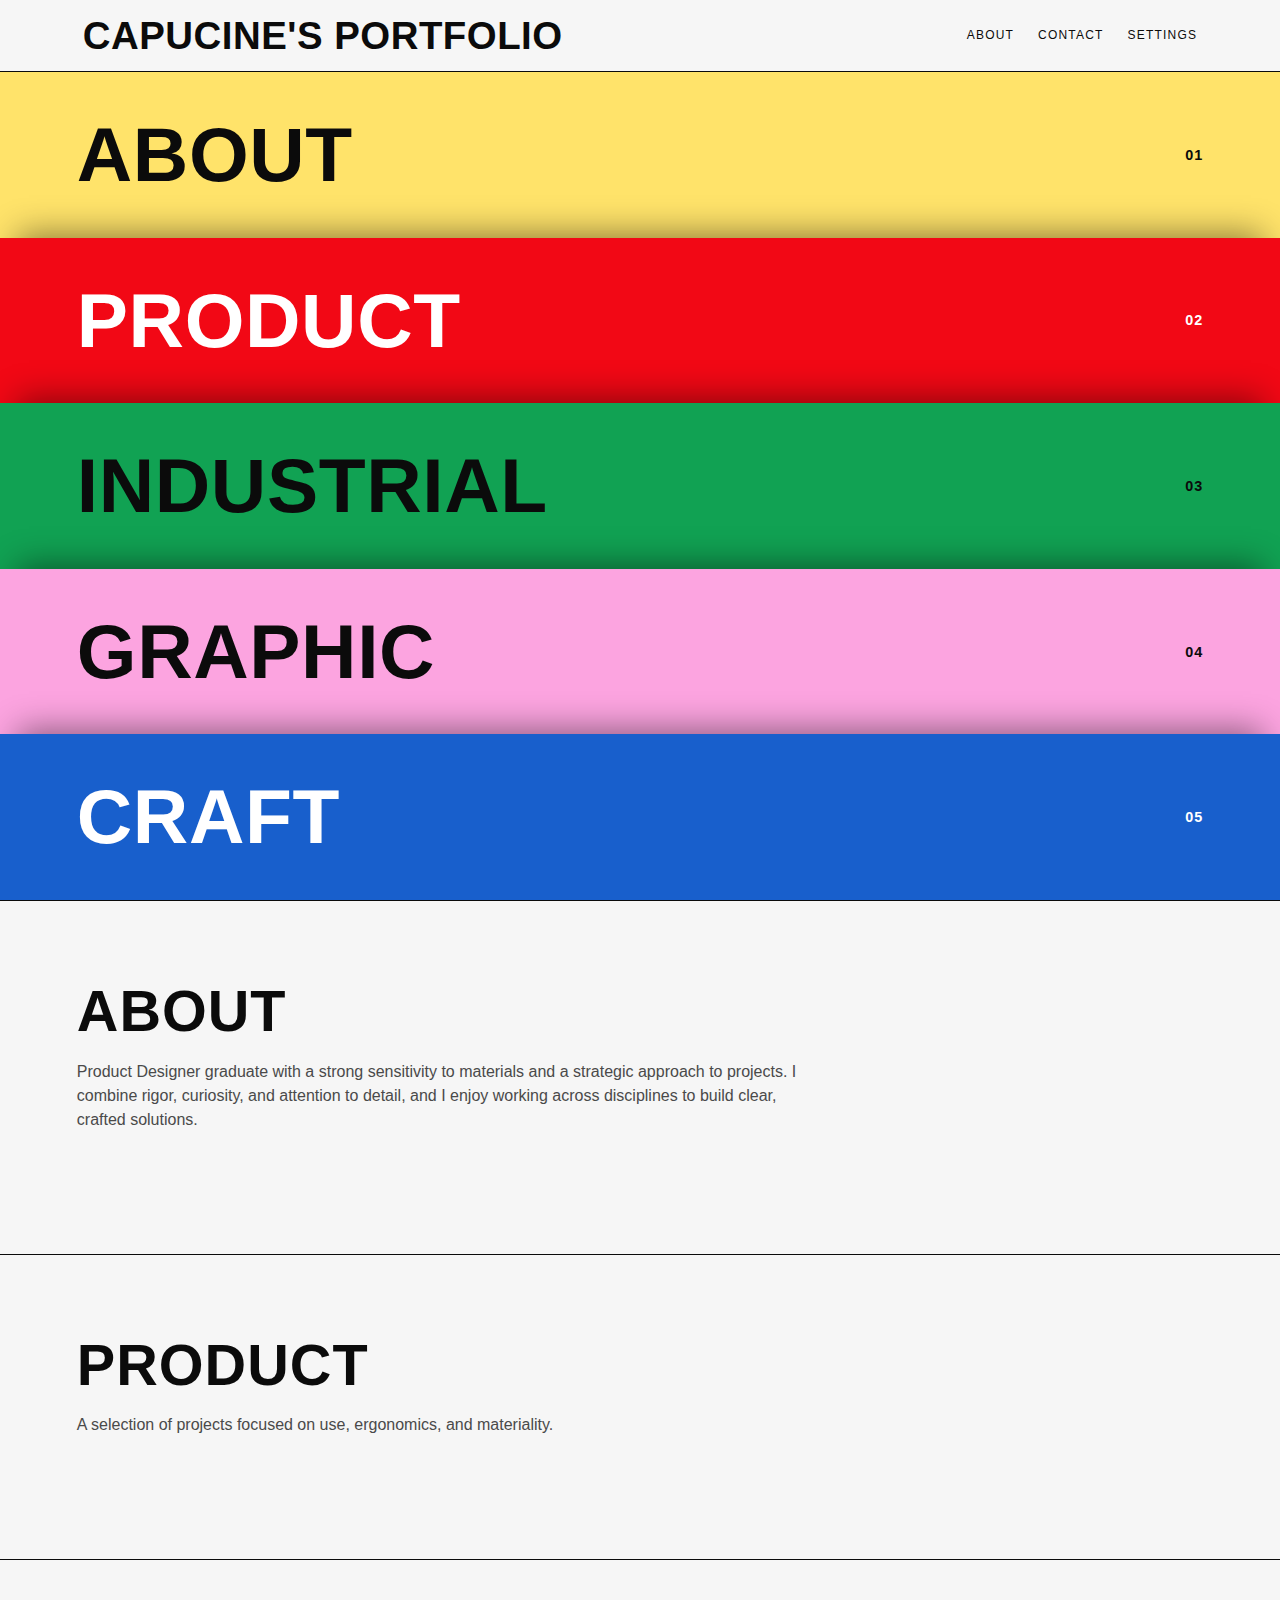
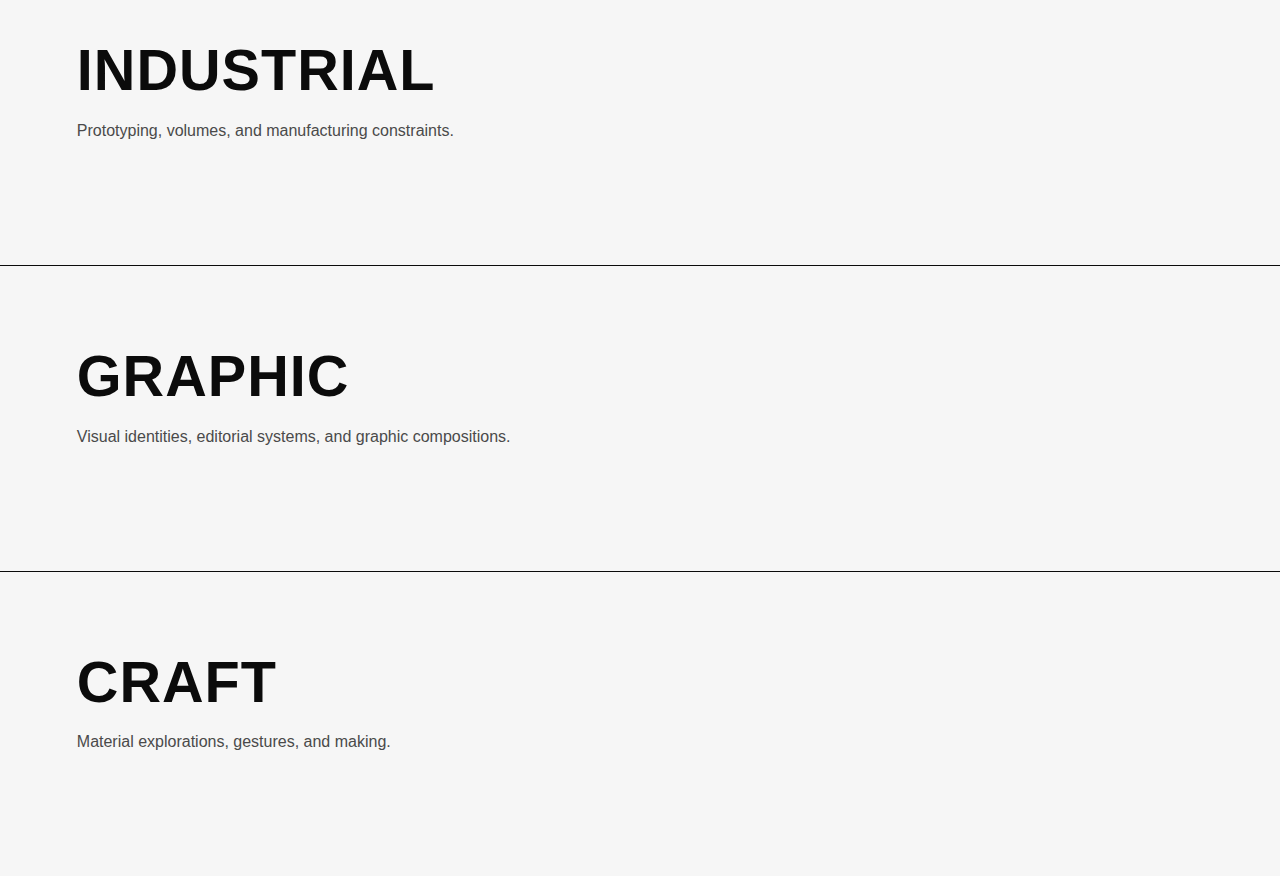
<file: index.html>
<!DOCTYPE html>
<html lang="fr">
<head>
    <meta charset="UTF-8">
    <meta name="viewport" content="width=device-width, initial-scale=1.0">
    <title>Capucine's Portfolio</title>
    <link rel="stylesheet" href="styles.css">
</head>
<body>
    <header class="site-header">
        <div class="nav-strip">
            <div class="nav-left">
                <a class="nav-title" href="#home">capucine's portfolio</a>
            </div>
            <div class="nav-right">
                <a href="#about">About</a>
                <a href="mailto:capucine.designer@gmail.com">Contact</a>
                <a class="admin-trigger" href="/admin/">Settings</a>
            </div>
        </div>
    </header>

    <main>
        <section class="category-list" id="home" aria-label="Categories">
            <a class="category-row cat-about" href="#about">
                <span class="category-title">About</span>
                <span class="category-num">01</span>
            </a>
            <a class="category-row cat-product" href="#product">
                <span class="category-title">Product</span>
                <span class="category-num">02</span>
            </a>
            <a class="category-row cat-industrial" href="#industrial">
                <span class="category-title">Industrial</span>
                <span class="category-num">03</span>
            </a>
            <a class="category-row cat-graphic" href="#graphic">
                <span class="category-title">Graphic</span>
                <span class="category-num">04</span>
            </a>
            <a class="category-row cat-craft" href="#craft">
                <span class="category-title">Craft</span>
                <span class="category-num">05</span>
            </a>
        </section>

        <section class="category-section" id="about">
            <div class="section-head">
                <h2>ABOUT</h2>
                <p data-section-desc="about">Product Designer graduate with a strong sensitivity to materials and a strategic approach to projects. I combine rigor, curiosity, and attention to detail, and I enjoy working across disciplines to build clear, crafted solutions.</p>
            </div>
            <div class="page-categories" data-page="about"></div>
        </section>

        <section class="category-section" id="product">
            <div class="section-head">
                <h2>PRODUCT</h2>
                <p data-section-desc="product">A selection of projects focused on use, ergonomics, and materiality.</p>
            </div>
            <div class="page-categories" data-page="product"></div>
        </section>

        <section class="category-section" id="industrial">
            <div class="section-head">
                <h2>INDUSTRIAL</h2>
                <p data-section-desc="industrial">Prototyping, volumes, and manufacturing constraints.</p>
            </div>
            <div class="page-categories" data-page="industrial"></div>
        </section>

        <section class="category-section" id="graphic">
            <div class="section-head">
                <h2>GRAPHIC</h2>
                <p data-section-desc="graphic">Visual identities, editorial systems, and graphic compositions.</p>
            </div>
            <div class="page-categories" data-page="graphic"></div>
        </section>

        <section class="category-section" id="craft">
            <div class="section-head">
                <h2>CRAFT</h2>
                <p data-section-desc="craft">Material explorations, gestures, and making.</p>
            </div>
            <div class="page-categories" data-page="craft"></div>
        </section>
    </main>

    <script src="app.js" onload="document.body.setAttribute('data-js','loaded')"></script>
</body>
</html>
</file>
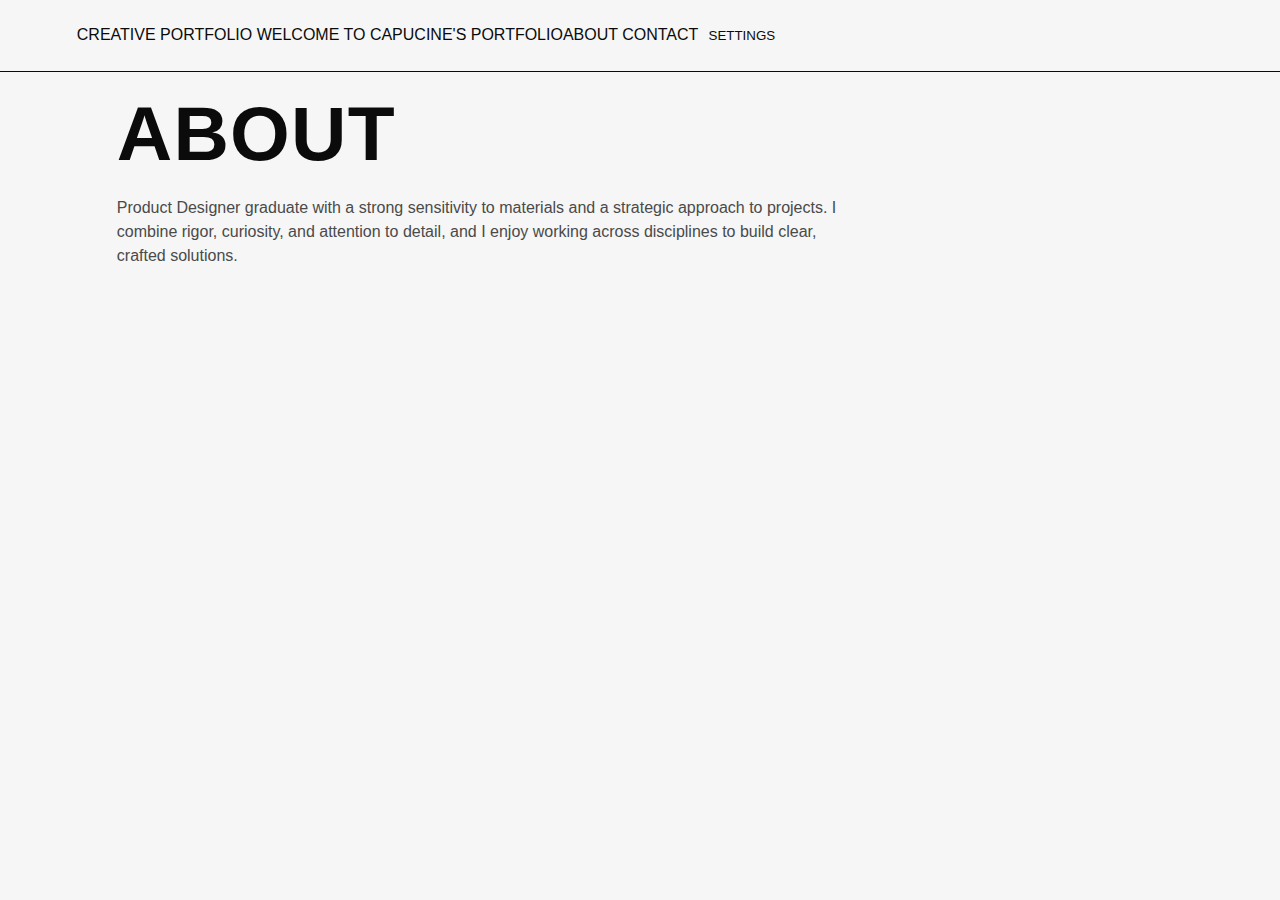
<file: about.html>
<!DOCTYPE html>
<html lang="fr">
<head>
    <meta charset="UTF-8">
    <meta name="viewport" content="width=device-width, initial-scale=1.0">
    <title>About · Capucine's Portfolio</title>
    <link rel="stylesheet" href="styles.css">
</head>
<body>
    <header class="site-header">
        <div class="brand">
            <span class="brand-label">CREATIVE PORTFOLIO</span>
            <span class="brand-title">WELCOME TO CAPUCINE'S PORTFOLIO</span>
        </div>
        <nav class="site-nav">
            <a href="about.html">ABOUT</a>
            <a href="mailto:hello@capucine.com">CONTACT</a>
            <button class="admin-trigger" onclick="openAdmin()">SETTINGS</button>
        </nav>
    </header>

    <a class="back-arrow" href="index.html" aria-label="Back to home">←</a>

    <main class="page">
        <section class="page-hero">
            <h1>ABOUT</h1>
            <p>Product Designer graduate with a strong sensitivity to materials and a strategic approach to projects. I combine rigor, curiosity, and attention to detail, and I enjoy working across disciplines to build clear, crafted solutions.</p>
        </section>
    </main>

    <div id="adminPanel">
        <h3 class="admin-title">SETTINGS</h3>
        <p class="admin-caption">Enter credentials to manage projects.</p>
        <input type="password" id="adminPass" placeholder="Password">
        <button class="admin-btn" onclick="checkAdmin()">UNLOCK</button>

        <div id="adminTools" class="admin-tools">
            <p class="admin-section">Project Manager</p>
            <label class="admin-label" for="adminPage">Page</label>
            <select id="adminPage">
                <option value="craft">Craft</option>
                <option value="product">Product</option>
                <option value="graphic">Graphic</option>
                <option value="industrial">Industrial</option>
            </select>

            <label class="admin-label" for="adminGroup">Category</label>
            <select id="adminGroup"></select>

            <label class="admin-label" for="adminTitle">Project Title</label>
            <input type="text" id="adminTitle" placeholder="Project Title">

            <label class="admin-label" for="adminPill">Descriptor (pill)</label>
            <input type="text" id="adminPill" placeholder="Textures · Natural pigments">

            <label class="admin-label" for="adminDesc">Description</label>
            <textarea id="adminDesc" placeholder="Short description"></textarea>

            <label class="admin-label" for="adminImageUrl">Image URLs (one per line)</label>
            <textarea id="adminImageUrl" placeholder="https://..."></textarea>

            <label class="admin-label" for="adminImageFile">Or upload images</label>
            <input type="file" id="adminImageFile" accept="image/*" multiple>

            <div class="admin-actions">
                <button class="standard" id="adminAddBtn">SAVE PROJECT</button>
                <button class="standard admin-cancel" id="adminCancelBtn" type="button">CANCEL EDIT</button>
            </div>

            <div class="admin-list" id="adminList"></div>
        </div>
        <button class="admin-close" onclick="closeAdmin()">CLOSE</button>
    </div>

    <script src="app.js" onload="document.body.setAttribute('data-js','loaded')"></script>
</body>
</html>
</file>
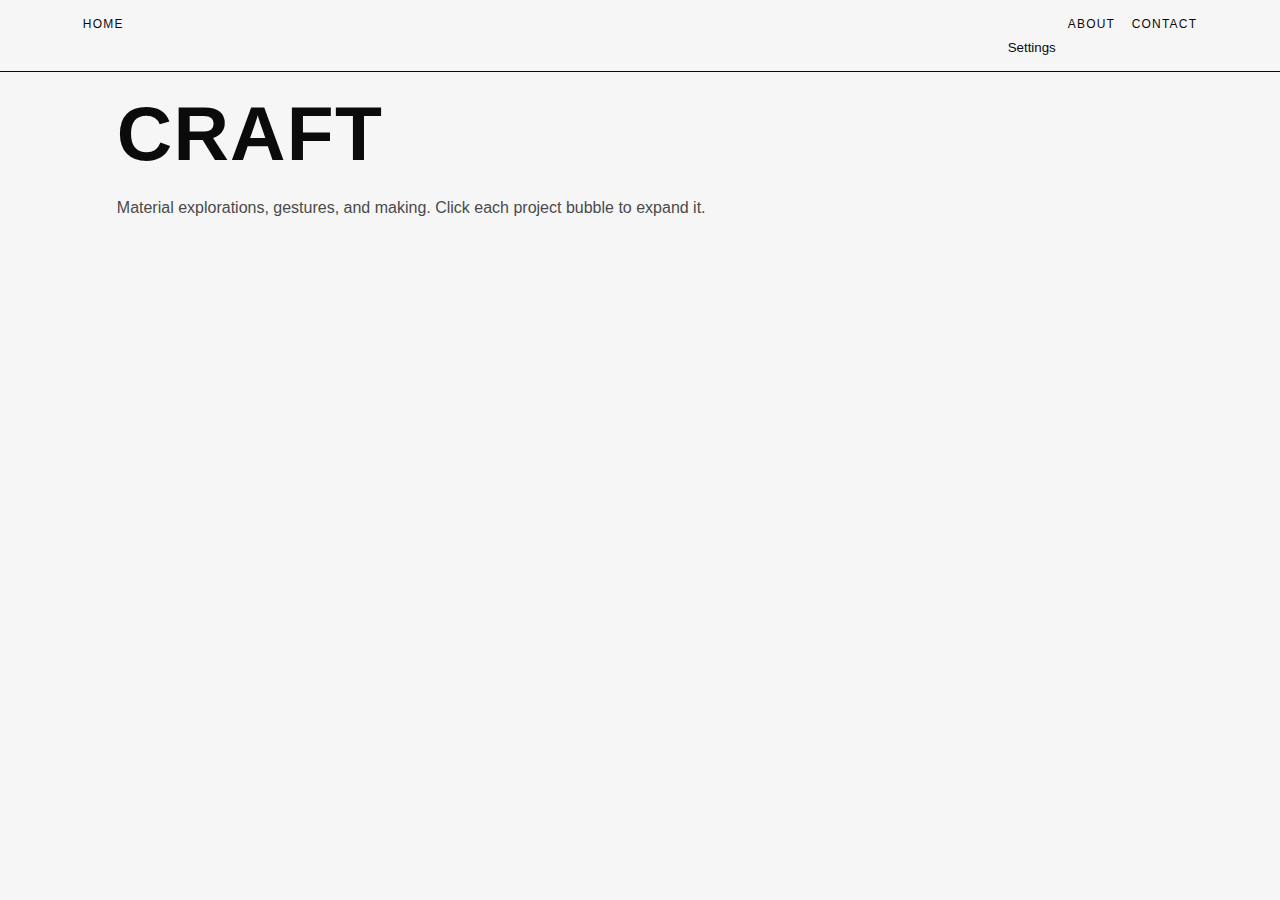
<file: craft.html>
<!DOCTYPE html>
<html lang="fr">
<head>
    <meta charset="UTF-8">
    <meta name="viewport" content="width=device-width, initial-scale=1.0">
    <title>Craft · Capucine's Portfolio</title>
    <link rel="stylesheet" href="styles.css">
</head>
<body>
    <header class="site-header">
        <div class="nav-strip">
            <div class="nav-left">
                <a class="nav-home" href="index.html">Home</a>
            </div>
            <div class="nav-center">
                <a href="about.html">About</a>
                <a href="mailto:hello@capucine.com">Contact</a>
            </div>
            <div class="nav-right">
                <button class="admin-trigger" onclick="openAdmin()">Settings</button>
            </div>
        </div>
    </header>

    <main class="page">
        <section class="page-hero">
            <h1>CRAFT</h1>
            <p>Material explorations, gestures, and making. Click each project bubble to expand it.</p>
        </section>

        <div id="pageCategories" data-page="craft"></div>
    </main>

    <div id="adminPanel">
        <h3 class="admin-title">SETTINGS</h3>
        <p class="admin-caption">Enter credentials to manage projects.</p>
        <input type="password" id="adminPass" placeholder="Password">
        <button class="admin-btn" onclick="checkAdmin()">UNLOCK</button>

        <div id="adminTools" class="admin-tools">
            <p class="admin-section">Project Manager</p>
            <label class="admin-label" for="adminPage">Page</label>
            <select id="adminPage">
                <option value="craft">Craft</option>
                <option value="product">Product</option>
                <option value="graphic">Graphic</option>
                <option value="industrial">Industrial</option>
            </select>

            <label class="admin-label" for="adminGroup">Category</label>
            <select id="adminGroup"></select>

            <label class="admin-label" for="adminTitle">Project Title</label>
            <input type="text" id="adminTitle" placeholder="Project Title">

            <label class="admin-label" for="adminYear">Year (optional)</label>
            <input type="text" id="adminYear" placeholder="2024">

            <label class="admin-label" for="adminTag">Tag (optional)</label>
            <input type="text" id="adminTag" placeholder="Material">

            <label class="admin-label" for="adminRole">Role (optional)</label>
            <input type="text" id="adminRole" placeholder="Designer">

            <label class="admin-label" for="adminKeywords">Keywords (comma separated)</label>
            <input type="text" id="adminKeywords" placeholder="Texture, Color, Form">

            <label class="admin-label" for="adminShort">Short Description</label>
            <textarea id="adminShort" placeholder="Short description"></textarea>

            <label class="admin-label" for="adminLong">Long Description</label>
            <textarea id="adminLong" placeholder="Long description"></textarea>

            <label class="admin-label" for="adminCoverUrl">Cover Image URL</label>
            <input type="text" id="adminCoverUrl" placeholder="https://...">

            <label class="admin-label" for="adminCoverFile">Cover Image Upload</label>
            <input type="file" id="adminCoverFile" accept="image/*">

            <label class="admin-label" for="adminGalleryUrls">Gallery Image URLs (one per line)</label>
            <textarea id="adminGalleryUrls" placeholder="https://..."></textarea>

            <label class="admin-label" for="adminGalleryFiles">Gallery Upload</label>
            <input type="file" id="adminGalleryFiles" accept="image/*" multiple>

            <label class="admin-label" for="adminLinks">Links (one per line, Label | URL)</label>
            <textarea id="adminLinks" placeholder="Behance | https://..."></textarea>

            <div class="admin-actions">
                <button class="standard" id="adminAddBtn">SAVE PROJECT</button>
                <button class="standard admin-cancel" id="adminCancelBtn" type="button">CANCEL EDIT</button>
            </div>

            <div class="admin-list" id="adminList"></div>
        </div>
        <button class="admin-close" onclick="closeAdmin()">CLOSE</button>
    </div>

    <script src="app.js" onload="document.body.setAttribute('data-js','loaded')"></script>
</body>
</html>
</file>
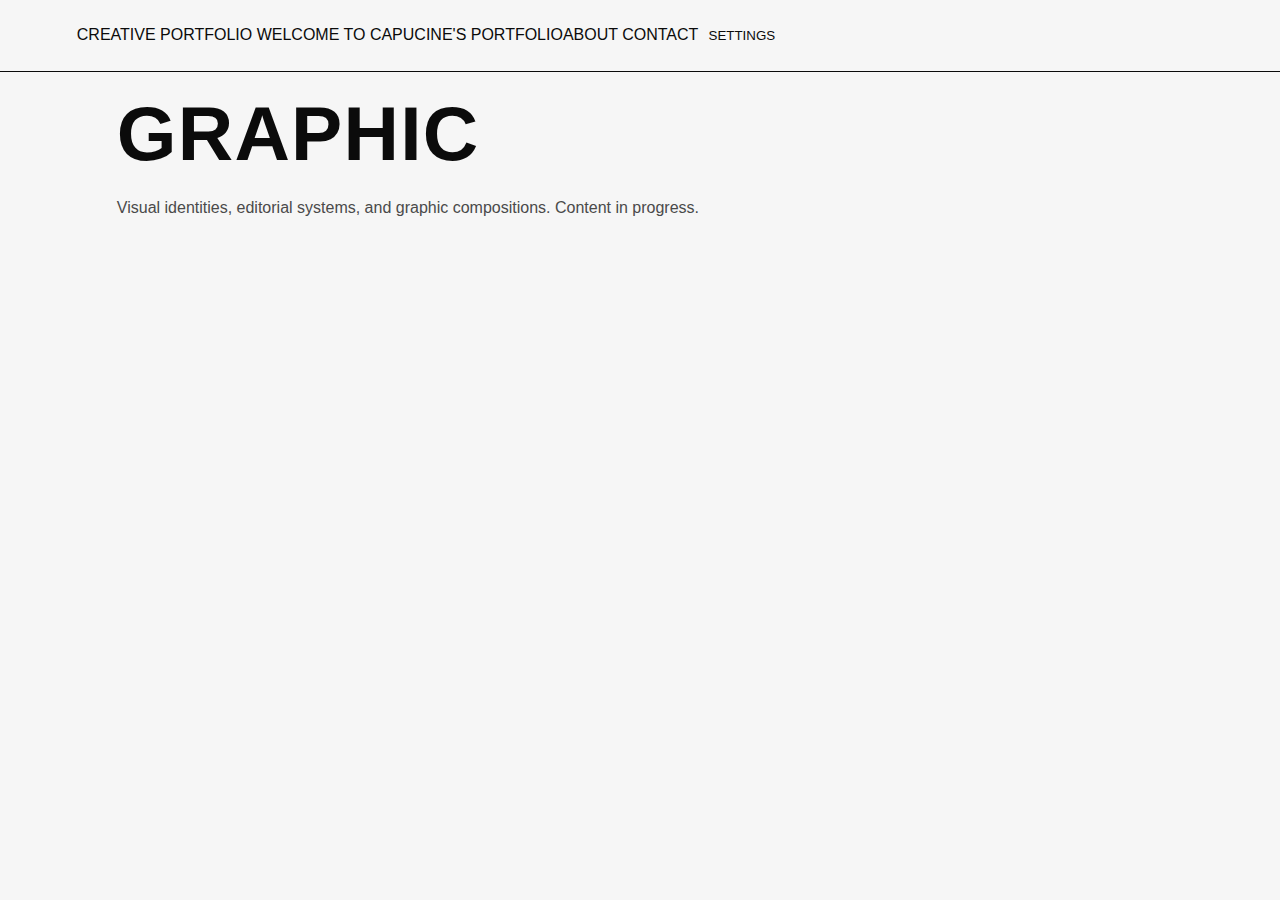
<file: graphic.html>
<!DOCTYPE html>
<html lang="fr">
<head>
    <meta charset="UTF-8">
    <meta name="viewport" content="width=device-width, initial-scale=1.0">
    <title>Graphic · Capucine's Portfolio</title>
    <link rel="stylesheet" href="styles.css">
</head>
<body>
    <header class="site-header">
        <div class="brand">
            <span class="brand-label">CREATIVE PORTFOLIO</span>
            <span class="brand-title">WELCOME TO CAPUCINE'S PORTFOLIO</span>
        </div>
        <nav class="site-nav">
            <a href="about.html">ABOUT</a>
            <a href="mailto:hello@capucine.com">CONTACT</a>
            <button class="admin-trigger" onclick="openAdmin()">SETTINGS</button>
        </nav>
    </header>

    <a class="back-arrow" href="index.html" aria-label="Back to home">←</a>

    <main class="page">
        <section class="page-hero">
            <h1>GRAPHIC</h1>
            <p>Visual identities, editorial systems, and graphic compositions. Content in progress.</p>
        </section>

        <div id="pageCategories" data-page="graphic"></div>
    </main>

    <div id="adminPanel">
        <h3 class="admin-title">SETTINGS</h3>
        <p class="admin-caption">Enter credentials to manage projects.</p>
        <input type="password" id="adminPass" placeholder="Password">
        <button class="admin-btn" onclick="checkAdmin()">UNLOCK</button>

        <div id="adminTools" class="admin-tools">
            <p class="admin-section">Project Manager</p>
            <label class="admin-label" for="adminPage">Page</label>
            <select id="adminPage">
                <option value="craft">Craft</option>
                <option value="product">Product</option>
                <option value="graphic">Graphic</option>
                <option value="industrial">Industrial</option>
            </select>

            <label class="admin-label" for="adminGroup">Category</label>
            <select id="adminGroup"></select>

            <label class="admin-label" for="adminTitle">Project Title</label>
            <input type="text" id="adminTitle" placeholder="Project Title">

            <label class="admin-label" for="adminPill">Descriptor (pill)</label>
            <input type="text" id="adminPill" placeholder="Textures · Natural pigments">

            <label class="admin-label" for="adminDesc">Description</label>
            <textarea id="adminDesc" placeholder="Short description"></textarea>

            <label class="admin-label" for="adminImageUrl">Image URLs (one per line)</label>
            <textarea id="adminImageUrl" placeholder="https://..."></textarea>

            <label class="admin-label" for="adminImageFile">Or upload images</label>
            <input type="file" id="adminImageFile" accept="image/*" multiple>

            <div class="admin-actions">
                <button class="standard" id="adminAddBtn">SAVE PROJECT</button>
                <button class="standard admin-cancel" id="adminCancelBtn" type="button">CANCEL EDIT</button>
            </div>

            <div class="admin-list" id="adminList"></div>
        </div>
        <button class="admin-close" onclick="closeAdmin()">CLOSE</button>
    </div>

    <script src="app.js" onload="document.body.setAttribute('data-js','loaded')"></script>
</body>
</html>
</file>
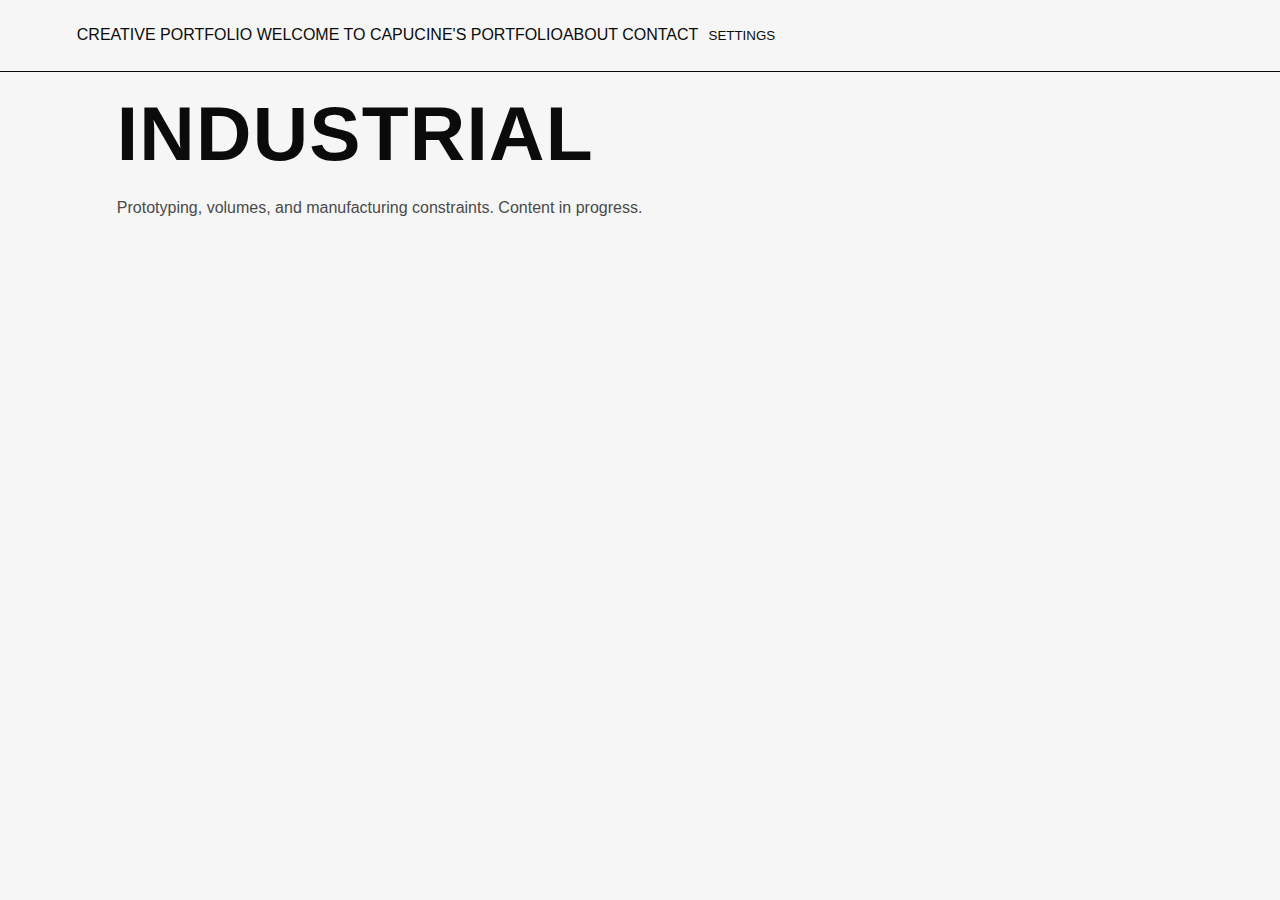
<file: industrial.html>
<!DOCTYPE html>
<html lang="fr">
<head>
    <meta charset="UTF-8">
    <meta name="viewport" content="width=device-width, initial-scale=1.0">
    <title>Industrial · Capucine's Portfolio</title>
    <link rel="stylesheet" href="styles.css">
</head>
<body>
    <header class="site-header">
        <div class="brand">
            <span class="brand-label">CREATIVE PORTFOLIO</span>
            <span class="brand-title">WELCOME TO CAPUCINE'S PORTFOLIO</span>
        </div>
        <nav class="site-nav">
            <a href="about.html">ABOUT</a>
            <a href="mailto:hello@capucine.com">CONTACT</a>
            <button class="admin-trigger" onclick="openAdmin()">SETTINGS</button>
        </nav>
    </header>

    <a class="back-arrow" href="index.html" aria-label="Back to home">←</a>

    <main class="page">
        <section class="page-hero">
            <h1>INDUSTRIAL</h1>
            <p>Prototyping, volumes, and manufacturing constraints. Content in progress.</p>
        </section>

        <div id="pageCategories" data-page="industrial"></div>
    </main>

    <div id="adminPanel">
        <h3 class="admin-title">SETTINGS</h3>
        <p class="admin-caption">Enter credentials to manage projects.</p>
        <input type="password" id="adminPass" placeholder="Password">
        <button class="admin-btn" onclick="checkAdmin()">UNLOCK</button>

        <div id="adminTools" class="admin-tools">
            <p class="admin-section">Project Manager</p>
            <label class="admin-label" for="adminPage">Page</label>
            <select id="adminPage">
                <option value="craft">Craft</option>
                <option value="product">Product</option>
                <option value="graphic">Graphic</option>
                <option value="industrial">Industrial</option>
            </select>

            <label class="admin-label" for="adminGroup">Category</label>
            <select id="adminGroup"></select>

            <label class="admin-label" for="adminTitle">Project Title</label>
            <input type="text" id="adminTitle" placeholder="Project Title">

            <label class="admin-label" for="adminPill">Descriptor (pill)</label>
            <input type="text" id="adminPill" placeholder="Textures · Natural pigments">

            <label class="admin-label" for="adminDesc">Description</label>
            <textarea id="adminDesc" placeholder="Short description"></textarea>

            <label class="admin-label" for="adminImageUrl">Image URLs (one per line)</label>
            <textarea id="adminImageUrl" placeholder="https://..."></textarea>

            <label class="admin-label" for="adminImageFile">Or upload images</label>
            <input type="file" id="adminImageFile" accept="image/*" multiple>

            <div class="admin-actions">
                <button class="standard" id="adminAddBtn">SAVE PROJECT</button>
                <button class="standard admin-cancel" id="adminCancelBtn" type="button">CANCEL EDIT</button>
            </div>

            <div class="admin-list" id="adminList"></div>
        </div>
        <button class="admin-close" onclick="closeAdmin()">CLOSE</button>
    </div>

    <script src="app.js" onload="document.body.setAttribute('data-js','loaded')"></script>
</body>
</html>
</file>
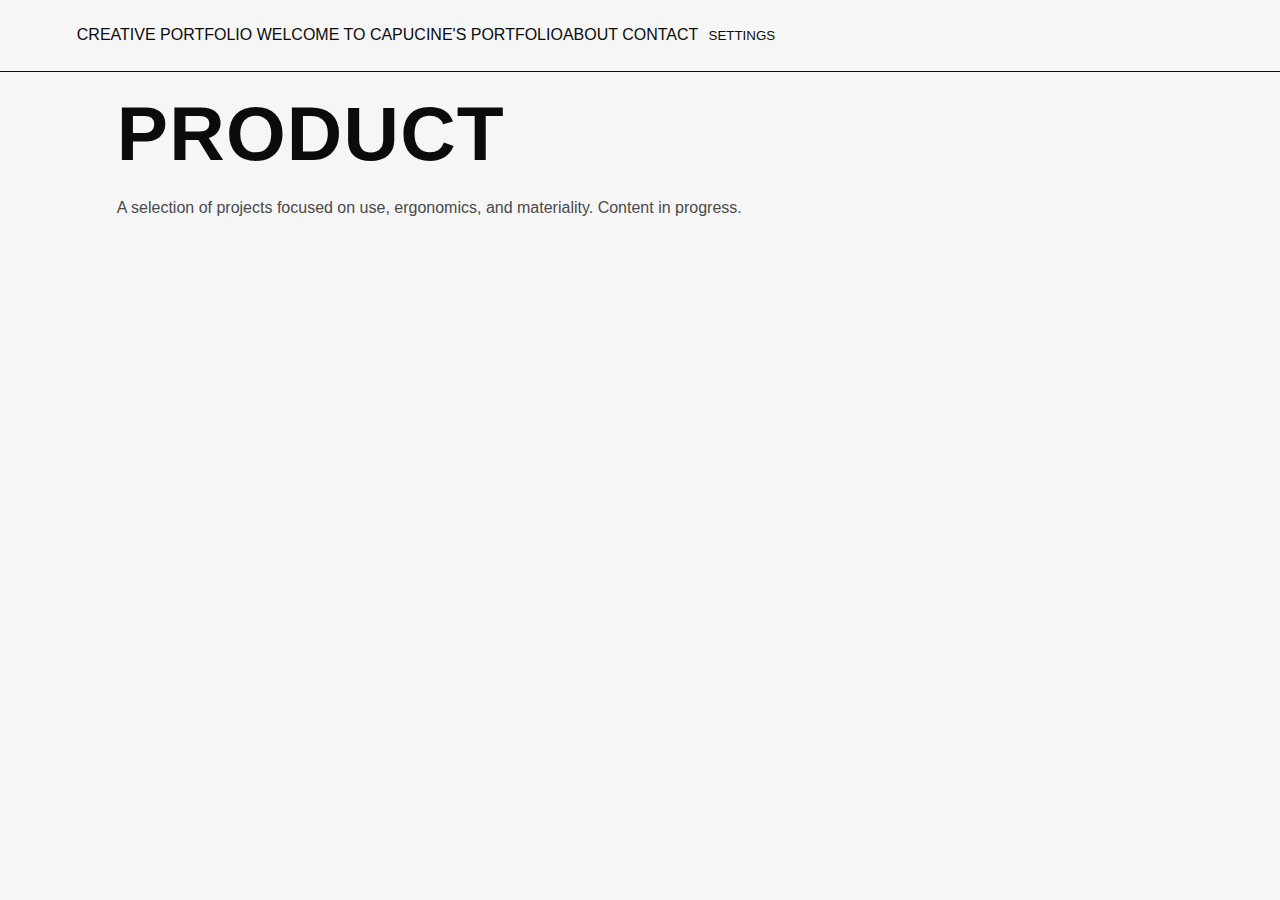
<file: product.html>
<!DOCTYPE html>
<html lang="fr">
<head>
    <meta charset="UTF-8">
    <meta name="viewport" content="width=device-width, initial-scale=1.0">
    <title>Product · Capucine's Portfolio</title>
    <link rel="stylesheet" href="styles.css">
</head>
<body>
    <header class="site-header">
        <div class="brand">
            <span class="brand-label">CREATIVE PORTFOLIO</span>
            <span class="brand-title">WELCOME TO CAPUCINE'S PORTFOLIO</span>
        </div>
        <nav class="site-nav">
            <a href="about.html">ABOUT</a>
            <a href="mailto:hello@capucine.com">CONTACT</a>
            <button class="admin-trigger" onclick="openAdmin()">SETTINGS</button>
        </nav>
    </header>

    <a class="back-arrow" href="index.html" aria-label="Back to home">←</a>

    <main class="page">
        <section class="page-hero">
            <h1>PRODUCT</h1>
            <p>A selection of projects focused on use, ergonomics, and materiality. Content in progress.</p>
        </section>

        <div id="pageCategories" data-page="product"></div>
    </main>

    <div id="adminPanel">
        <h3 class="admin-title">SETTINGS</h3>
        <p class="admin-caption">Enter credentials to manage projects.</p>
        <input type="password" id="adminPass" placeholder="Password">
        <button class="admin-btn" onclick="checkAdmin()">UNLOCK</button>

        <div id="adminTools" class="admin-tools">
            <p class="admin-section">Project Manager</p>
            <label class="admin-label" for="adminPage">Page</label>
            <select id="adminPage">
                <option value="craft">Craft</option>
                <option value="product">Product</option>
                <option value="graphic">Graphic</option>
                <option value="industrial">Industrial</option>
            </select>

            <label class="admin-label" for="adminGroup">Category</label>
            <select id="adminGroup"></select>

            <label class="admin-label" for="adminTitle">Project Title</label>
            <input type="text" id="adminTitle" placeholder="Project Title">

            <label class="admin-label" for="adminPill">Descriptor (pill)</label>
            <input type="text" id="adminPill" placeholder="Textures · Natural pigments">

            <label class="admin-label" for="adminDesc">Description</label>
            <textarea id="adminDesc" placeholder="Short description"></textarea>

            <label class="admin-label" for="adminImageUrl">Image URLs (one per line)</label>
            <textarea id="adminImageUrl" placeholder="https://..."></textarea>

            <label class="admin-label" for="adminImageFile">Or upload images</label>
            <input type="file" id="adminImageFile" accept="image/*" multiple>

            <div class="admin-actions">
                <button class="standard" id="adminAddBtn">SAVE PROJECT</button>
                <button class="standard admin-cancel" id="adminCancelBtn" type="button">CANCEL EDIT</button>
            </div>

            <div class="admin-list" id="adminList"></div>
        </div>
        <button class="admin-close" onclick="closeAdmin()">CLOSE</button>
    </div>

    <script src="app.js" onload="document.body.setAttribute('data-js','loaded')"></script>
</body>
</html>
</file>
<file: styles.css>
/* ==========================================================================
   VARIABLES & BASE
   ========================================================================== */
:root {
    --bg: #f6f6f6;
    --ink: #0b0b0b;
    --muted: #4a4a4a;
    --accent: #0b0b0b;
    --border: #0b0b0b;
    --grid-gap: 20px;
    --radius: 6px;
    --sans: "Helvetica Neue", Helvetica, Arial, system-ui, -apple-system, "Segoe UI", Roboto, sans-serif;
    --transition: 180ms ease;
    --space-4: 4px;
    --space-8: 8px;
    --space-12: 12px;
    --space-16: 16px;
    --space-24: 24px;
    --space-32: 32px;
    --space-48: 48px;
    --header-height: 72px;
    --cat-about: #ffe36a;
    --cat-product: #f20815;
    --cat-industrial: #11a253;
    --cat-graphic: #fca4e0;
    --cat-craft: #185fcc;
}

* { box-sizing: border-box; }

body, html {
    margin: 0;
    padding: 0;
    background-color: var(--bg);
    color: var(--ink);
    font-family: var(--sans);
    font-size: 16px;
    line-height: 1.4;
    scroll-behavior: smooth;
    overflow-x: hidden;
    padding-top: 0;
}

a { color: inherit; text-decoration: none; }

header, main {
    position: relative;
    z-index: 1;
}

/* ==========================================================================
   HEADER
   ========================================================================== */
.site-header {
    position: fixed;
    top: 0;
    left: 0;
    right: 0;
    z-index: 3000;
    background: var(--bg);
    border-bottom: 1px solid var(--ink);
    height: var(--header-height);
    padding: 0 6vw;
    display: flex;
    align-items: center;
}

.site-header + main {
    margin-top: 0;
}

.nav-strip {
    display: grid;
    grid-template-columns: 1fr auto;
    align-items: center;
    font-size: 0.75rem;
    letter-spacing: 1.2px;
    text-transform: uppercase;
    width: 100%;
}

.nav-left,
.nav-right {
    display: flex;
    align-items: center;
    gap: 12px;
}

.nav-right {
    justify-content: flex-end;
}

.nav-strip a,
.admin-trigger {
    color: var(--ink);
    text-decoration: none;
    padding: 4px 6px;
    border-radius: 2px;
    transition: background var(--transition), color var(--transition);
    background: transparent;
    border: none;
    font-family: var(--sans);
}

.nav-title {
    font-size: clamp(1.4rem, 3vw, 2.4rem);
    font-weight: 900;
    letter-spacing: 0.5px;
    text-transform: uppercase;
}

.nav-strip a:hover,
.admin-trigger:hover {
    background: var(--ink);
    color: #fff;
}

.nav-strip a:focus-visible,
.admin-trigger:focus-visible {
    outline: 2px solid var(--ink);
    outline-offset: 2px;
}

.back-arrow {
    display: none;
}

/* ==========================================================================
   HERO / SCENE
   ========================================================================== */
.hero {
    min-height: 60vh;
    display: flex;
    flex-direction: column;
    justify-content: flex-start;
    align-items: flex-start;
    text-align: left;
    padding: 80px 6vw 24px;
    gap: var(--space-12);
    scroll-margin-top: calc(var(--header-height) + 20px);
}

.eyebrow {
    color: var(--ink);
    font-size: 0.75rem;
    letter-spacing: 2px;
    text-transform: uppercase;
}

h1 {
    font-family: var(--sans);
    font-size: clamp(3rem, 8vw, 6rem);
    font-weight: 900;
    margin: 0;
    text-transform: uppercase;
    letter-spacing: 1px;
}

.scene {
    display: none;
}

.hero-text {
    font-size: 1rem;
    line-height: 1.5;
    max-width: 720px;
    columns: 2;
    column-gap: 32px;
}

.hero-rule {
    width: 100%;
    height: 1px;
    background: var(--ink);
    margin-top: var(--space-16);
}

/* ==========================================================================
   PAGE LAYOUTS
   ========================================================================== */
.page {
    min-height: 100vh;
    padding: 80px 6vw 100px;
    max-width: 1200px;
    margin: 0 auto;
}

.page-hero {
    text-align: left;
    margin-bottom: 40px;
}

.page-hero h1 {
    margin-bottom: 8px;
    font-size: clamp(2.8rem, 7vw, 4.8rem);
    text-transform: uppercase;
    letter-spacing: 1.2px;
    font-weight: 900;
}

.page-hero p {
    color: var(--muted);
    max-width: 720px;
    margin: 0;
    font-size: 1rem;
    line-height: 1.5;
}

.category-section {
    padding: 70px 6vw 90px;
    border-top: 1px solid var(--ink);
    scroll-margin-top: calc(var(--header-height) + 20px);
}

.section-head {
    display: flex;
    flex-direction: column;
    gap: var(--space-8);
    max-width: 720px;
}

.section-head h2 {
    margin: 0;
    font-size: clamp(2.2rem, 5vw, 3.6rem);
    font-weight: 900;
    letter-spacing: 1px;
    text-transform: uppercase;
}

.section-head p {
    margin: 0;
    color: var(--muted);
    font-size: 1rem;
    line-height: 1.5;
}

.page-categories {
    margin-top: var(--space-32);
}

.category-list {
    display: flex;
    flex-direction: column;
    gap: 0;
    margin: 0;
    padding: var(--header-height) 0 0;
    height: 100vh;
    border-top: none;
}

.category-row {
    flex: 1 0 0;
    display: grid;
    grid-template-columns: 1fr auto;
    align-items: center;
    gap: 16px;
    padding: 0 6vw;
    border-bottom: none;
    font-size: clamp(2.2rem, 6vw, 5rem);
    font-weight: 900;
    letter-spacing: 0.6px;
    text-transform: uppercase;
    transition: filter var(--transition);
}

.category-row:not(:first-child) {
    box-shadow: 0 -22px 32px -18px rgba(0, 0, 0, 0.45);
    position: relative;
    z-index: 1;
}

.category-row:hover {
    filter: brightness(0.95);
}

.category-row:focus-visible {
    outline: 2px solid var(--ink);
    outline-offset: 2px;
}

.category-num {
    justify-self: end;
    font-size: 0.9rem;
    letter-spacing: 1px;
    font-weight: 700;
}

.category-title {
    font-size: clamp(2.2rem, 6vw, 5rem);
}

.cat-about { background: var(--cat-about); color: var(--ink); }
.cat-product { background: var(--cat-product); color: #fff; }
.cat-industrial { background: var(--cat-industrial); color: var(--ink); }
.cat-graphic { background: var(--cat-graphic); color: var(--ink); }
.cat-craft { background: var(--cat-craft); color: #fff; }

.project-group {
    margin-top: var(--space-32);
}

.group-label {
    font-size: 0.75rem;
    letter-spacing: 1.6px;
    text-transform: uppercase;
    margin-bottom: var(--space-8);
}

.project-list {
    border-top: none;
}

.project-card {
    background: transparent;
    border: none;
    border-bottom: 1px solid var(--ink);
    padding: 14px 4px;
    transition: color var(--transition), border-color var(--transition);
}

.project-card summary {
    list-style: none;
    cursor: pointer;
    display: grid;
    grid-template-columns: 1fr 80px 160px;
    gap: 12px;
    font-size: 0.95rem;
    letter-spacing: 0.6px;
    align-items: center;
    text-align: left;
    text-transform: uppercase;
}

.project-row {
    width: 100%;
}

.project-year,
.project-tag {
    font-size: 0.75rem;
    letter-spacing: 1px;
    text-align: right;
    color: var(--muted);
}

.project-tag {
    text-align: left;
}

.project-card summary::after {
    content: "";
}

.project-card summary:focus-visible {
    outline: 2px solid var(--ink);
    outline-offset: 4px;
}

.project-card:hover {
    background: var(--ink);
    color: #fff;
}

.project-card:hover .project-title,
.project-card:hover .project-tag,
.project-card:hover .project-year {
    color: #fff;
}

.project-card[open] .project-title,
.project-card[open] .project-tag,
.project-card[open] .project-year {
    color: var(--ink);
}

.project-card summary::-webkit-details-marker {
    display: none;
}

.project-title {
    font-family: var(--sans);
    font-size: 1.05rem;
    color: var(--ink);
    font-weight: 800;
}

.project-pill {
    display: inline-flex;
    align-items: center;
    padding: 4px 10px;
    border-radius: 999px;
    font-size: 0.68rem;
    letter-spacing: 1px;
    text-transform: uppercase;
    color: var(--ink);
    background: #fff;
    border: 2px solid var(--ink);
}

.project-body {
    margin-top: 12px;
    color: var(--ink);
    font-size: 0.95rem;
    line-height: 1.5;
    max-width: 720px;
}

.project-panel-meta {
    font-size: 0.75rem;
    letter-spacing: 1.2px;
    text-transform: uppercase;
    color: var(--muted);
    margin-top: var(--space-8);
}

.project-links {
    margin-top: var(--space-16);
    display: flex;
    flex-wrap: wrap;
    gap: 12px;
}

.project-links a {
    text-decoration: underline;
    text-underline-offset: 3px;
    color: var(--ink);
}

.project-close {
    position: fixed;
    top: calc(var(--header-height) + 16px);
    right: 6vw;
    border: 1px solid var(--ink);
    background: #fff;
    padding: 6px 12px;
    text-transform: uppercase;
    letter-spacing: 1px;
    font-size: 0.7rem;
    cursor: pointer;
    z-index: 3500;
}

.project-card[open] {
    position: fixed;
    inset: 0;
    z-index: 2000;
    border-radius: 0;
    padding: calc(var(--header-height) + 80px) 10vw 120px;
    background: var(--bg);
    border: none;
    box-shadow: none;
    overflow: auto;
    transform: none;
    border-top: 1px solid var(--ink);
}

.project-card[open] .project-year,
.project-card[open] .project-tag {
    text-align: left;
    color: var(--ink);
}

.project-card[open] .project-body {
    animation: fadeIn var(--transition);
    max-width: 720px;
    margin: 24px auto 0;
    font-size: 1rem;
    color: var(--ink);
}

.project-card[open] summary {
    grid-template-columns: 1fr;
    gap: 6px;
    text-align: left;
    max-width: 720px;
    margin: 0 auto;
}

.project-card[open] .project-pill {
    font-size: 0.72rem;
    letter-spacing: 1px;
}

.project-card[open] .project-title {
    font-size: 2.4rem;
    color: var(--ink);
}

.project-panel {
    max-width: 720px;
    margin: 32px auto 0;
    color: var(--ink);
}

.project-card[open]:hover {
    background: var(--bg);
    color: var(--ink);
}

.project-heading {
    font-size: 2.2rem;
    margin: 0;
}

.project-gallery {
    display: none;
    margin-top: 18px;
    max-width: 720px;
    width: 100%;
    position: relative;
    min-height: 240px;
}

.project-image-frame {
    position: absolute;
    width: 100%;
    max-width: 100%;
    height: 240px;
    border-radius: var(--radius);
    overflow: hidden;
    border: 2px solid var(--ink);
    background: #fff;
    display: block;
    flex: 0 0 auto;
    left: 0;
    top: 0;
    transform: translate(var(--fx, 0px), var(--fy, 0px));
}

.project-image-frame img {
    position: absolute;
    top: 50%;
    left: 50%;
    transform: translate(-50%, -50%) translate(var(--x, 0px), var(--y, 0px)) scale(var(--scale, 1));
    transform-origin: center;
    max-width: none;
    max-height: none;
    user-select: none;
    pointer-events: none;
}

.image-remove,
.image-handle,
.image-move {
    display: none;
}

.is-admin .project-card[open] .project-image-frame {
    cursor: grab;
}

.is-admin .project-card[open] .project-image-frame:active {
    cursor: grabbing;
}

.is-admin .project-card[open] .project-image-frame::after {
    content: "";
    position: absolute;
    inset: 0;
    background-image:
        linear-gradient(to right, rgba(0,0,0,0.12) 1px, transparent 1px),
        linear-gradient(to bottom, rgba(0,0,0,0.12) 1px, transparent 1px);
    background-size: 20% 20%;
    pointer-events: none;
}

.is-admin .project-card[open] .image-remove {
    display: inline-flex;
    position: absolute;
    top: 10px;
    right: 12px;
    padding: 4px 8px;
    border-radius: 999px;
    border: 2px solid var(--ink);
    background: #fff;
    color: var(--ink);
    font-size: 0.6rem;
    cursor: pointer;
    z-index: 2;
}

.is-admin .project-card[open] .image-remove:hover {
    border-color: var(--accent);
    color: var(--accent);
}

.is-admin .project-card[open] .image-handle {
    display: block;
    position: absolute;
    width: 14px;
    height: 14px;
    right: 8px;
    bottom: 8px;
    border-radius: 4px;
    background: var(--ink);
    box-shadow: 0 0 0 2px #fff;
    cursor: nwse-resize;
    z-index: 2;
}

.project-card[open] .project-gallery {
    display: block;
    margin: 24px auto 0;
}

.is-admin .project-card[open] .image-move {
    display: inline-flex;
    position: absolute;
    top: 10px;
    left: 12px;
    padding: 4px 8px;
    border-radius: 999px;
    border: 2px solid var(--ink);
    background: #fff;
    color: var(--ink);
    font-size: 0.6rem;
    cursor: grab;
    z-index: 2;
}

.is-admin .project-card[open] .image-move:active {
    cursor: grabbing;
}

.empty-state {
    color: var(--muted);
    text-align: center;
    font-size: 0.85rem;
    margin-top: 30px;
}

@keyframes fadeIn {
    from { opacity: 0; transform: translateY(4px); }
    to { opacity: 1; transform: translateY(0); }
}

/* ==========================================================================
   ADMIN PANEL
   ========================================================================== */
#adminPanel {
    display: none;
    position: fixed;
    top: 0;
    right: 0;
    width: 340px;
    height: 100%;
    background: #fff;
    border-left: 2px solid var(--ink);
    z-index: 2000;
    padding: 40px;
    box-sizing: border-box;
    overflow-y: auto;
}

.admin-open { display: block !important; }

.admin-title { color: var(--accent); }

.admin-caption { font-size: 0.7rem; color: var(--muted); }

.admin-btn {
    width: 100%;
    padding: 10px;
    background: var(--ink);
    color: #fff;
    border: none;
    cursor: pointer;
    font-family: var(--sans);
}

.admin-tools { display: none; margin-top: 30px; }

.admin-section {
    font-size: 0.75rem;
    letter-spacing: 1.4px;
    color: var(--ink);
    margin-bottom: 10px;
}

.admin-label {
    font-size: 0.65rem;
    color: var(--muted);
    letter-spacing: 1px;
    margin-top: 10px;
    display: block;
}

.admin-list {
    margin-top: 20px;
    display: grid;
    gap: 10px;
}

.admin-actions {
    display: grid;
    gap: 8px;
    margin-top: 12px;
}

.admin-item {
    border: 1px solid var(--ink);
    padding: 10px;
    border-radius: 10px;
    font-size: 0.7rem;
    display: flex;
    justify-content: space-between;
    align-items: flex-start;
    gap: 10px;
}

.admin-item span { color: var(--muted); }

.admin-item .admin-actions {
    margin-top: 0;
}

.admin-edit,
.admin-delete {
    background: none;
    border: 1px solid var(--ink);
    color: var(--ink);
    font-size: 0.6rem;
    padding: 4px 8px;
    cursor: pointer;
}

.admin-edit:hover {
    background: #222;
    border-color: #444;
}

.admin-delete {
    border-color: var(--ink);
}

.admin-delete:hover {
    background: var(--accent);
    color: var(--ink);
    border-color: var(--accent);
}

.admin-cancel {
    border-color: var(--ink);
    color: var(--ink);
}

.admin-cancel:hover {
    background: #222;
    color: #fff;
    border-color: #555;
}

.admin-close {
    color: grey;
    background: none;
    border: none;
    cursor: pointer;
    margin-top: 20px;
}

input, textarea, select {
    width: 100%;
    background: #fff;
    border: 1px solid var(--ink);
    color: var(--ink);
    padding: 10px;
    margin: 6px 0;
    font-family: var(--sans);
}

/* ==========================================================================
   BUTTONS
   ========================================================================== */
button.standard {
    background: var(--ink);
    border: 1px solid var(--ink);
    color: #fff;
    padding: 8px 15px;
    cursor: pointer;
    font-family: var(--sans);
    font-size: 0.7rem;
    transition: var(--transition);
}

button.standard:hover {
    background: #222;
    border-color: #222;
}

/* ==========================================================================
   RESPONSIVE
   ========================================================================== */
@media (max-width: 1024px) {
    .project-card summary {
        grid-template-columns: 1fr 70px 120px;
    }
}

@media (max-width: 768px) {
    :root {
        --header-height: 64px;
    }

    .site-header {
        padding: 12px 20px;
    }

    .nav-strip {
        grid-template-columns: 1fr;
        gap: 8px;
        text-align: left;
    }

    .nav-left,
    .nav-center,
    .nav-right {
        justify-content: flex-start;
    }

    .hero {
        padding: 60px 20px 16px;
    }

    .category-row {
        padding: 0 20px;
        font-size: clamp(1.6rem, 8vw, 3rem);
    }

    .category-section {
        padding-left: 20px;
        padding-right: 20px;
    }

    .project-card summary {
        grid-template-columns: 1fr;
        gap: 6px;
    }
}

@media (prefers-reduced-motion: reduce) {
    * { transition: none !important; animation: none !important; }
}
</file>
